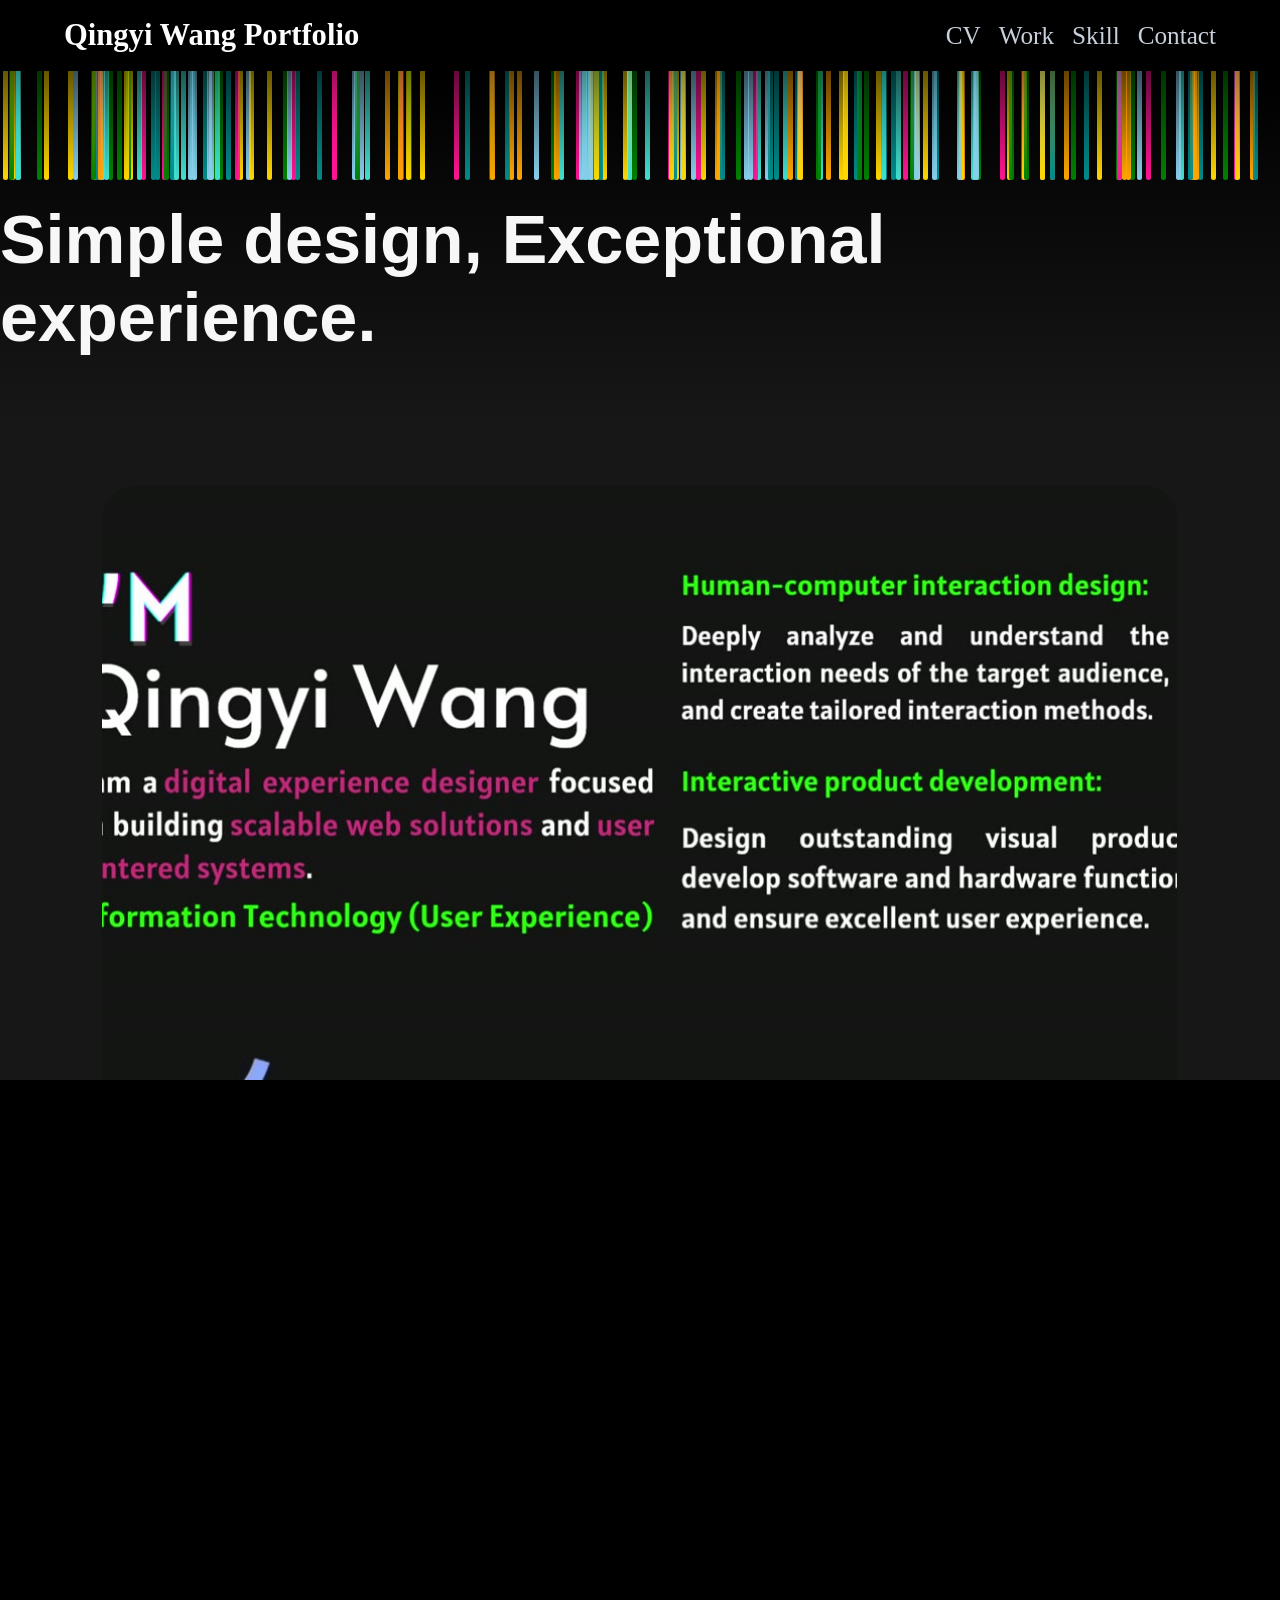
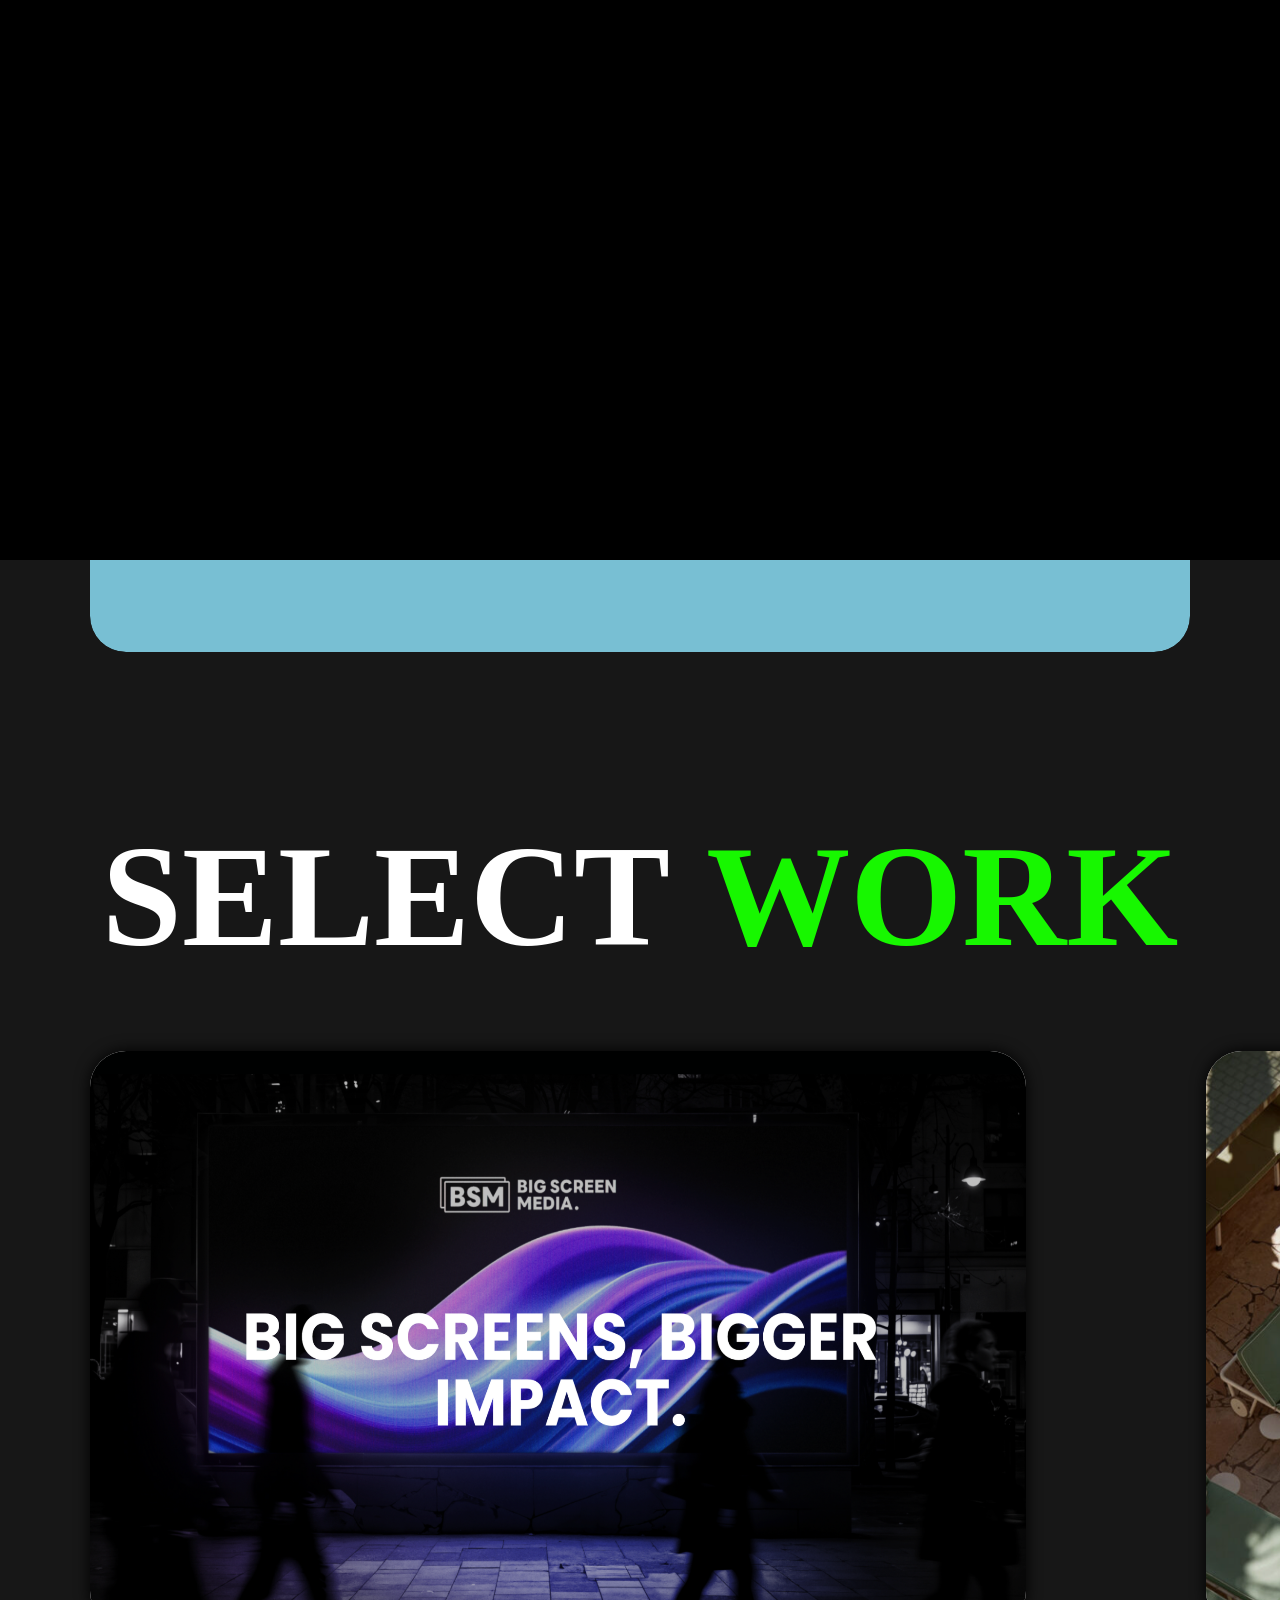
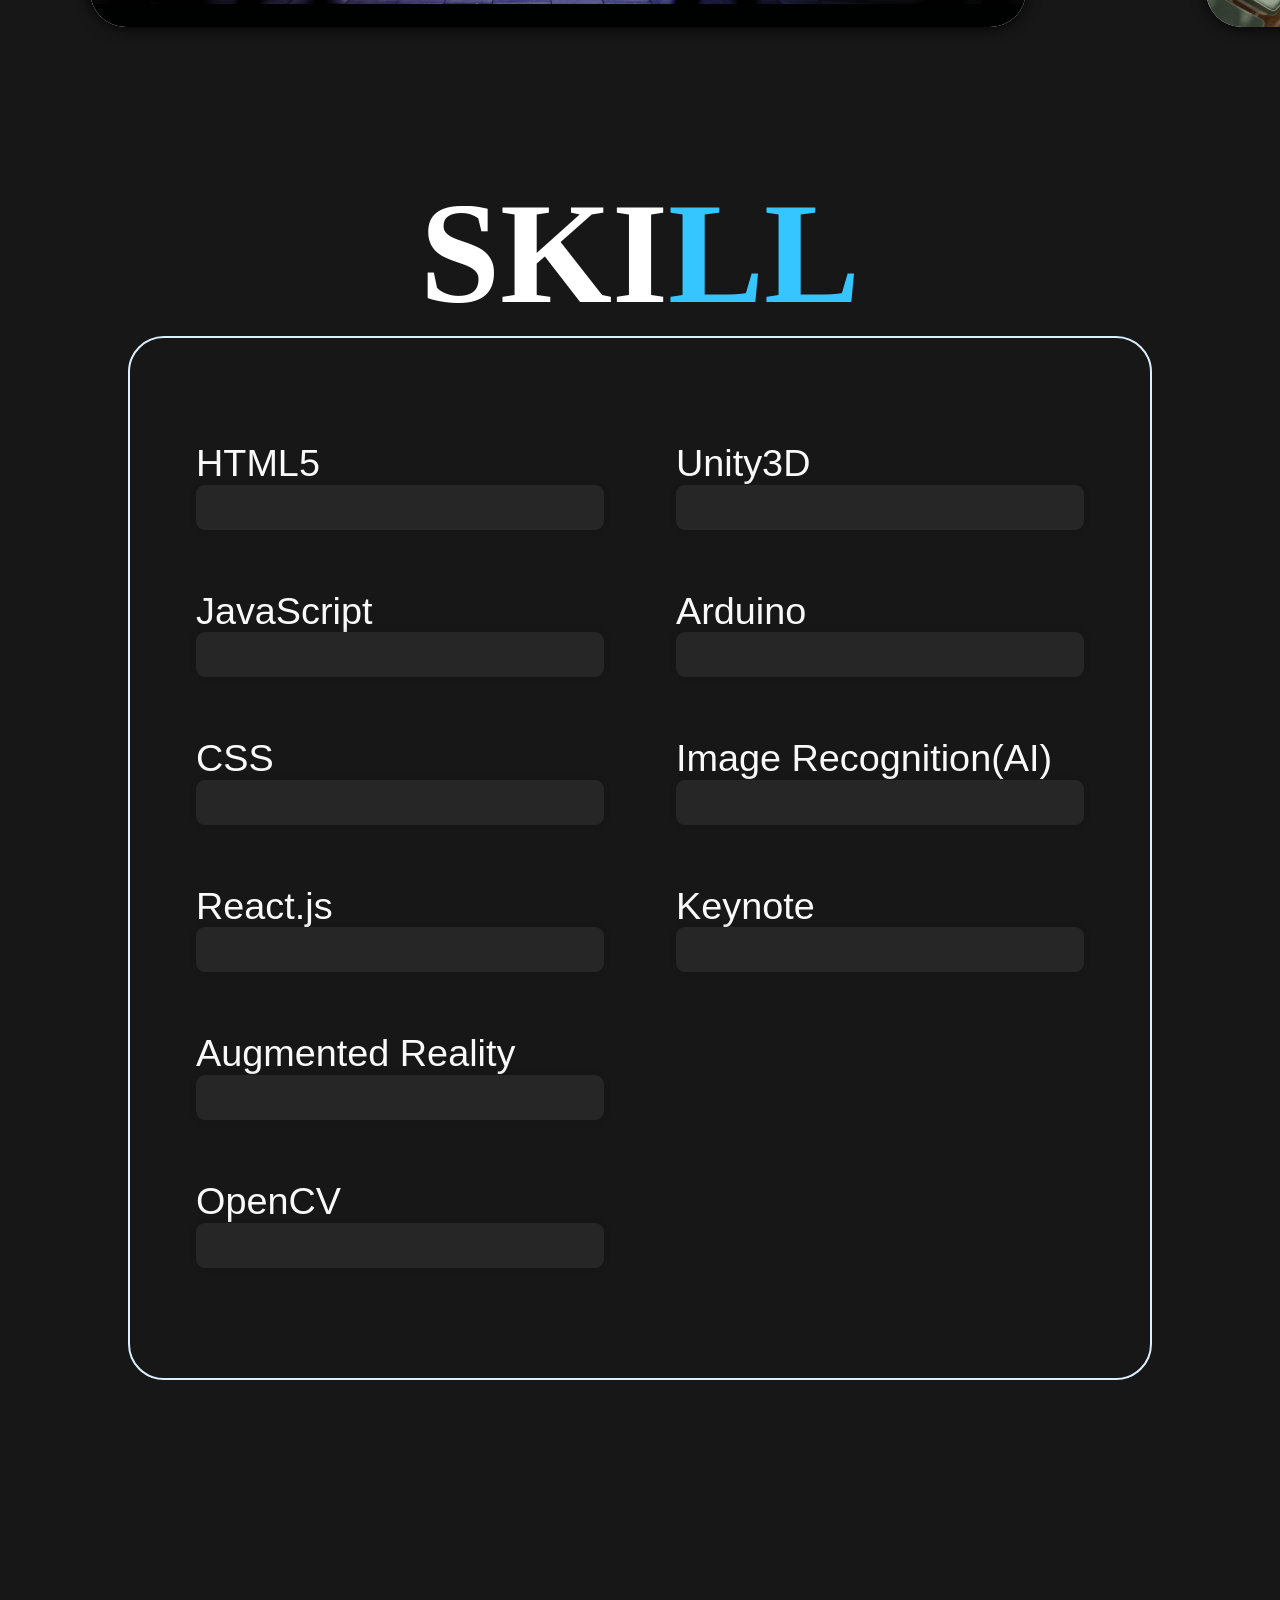
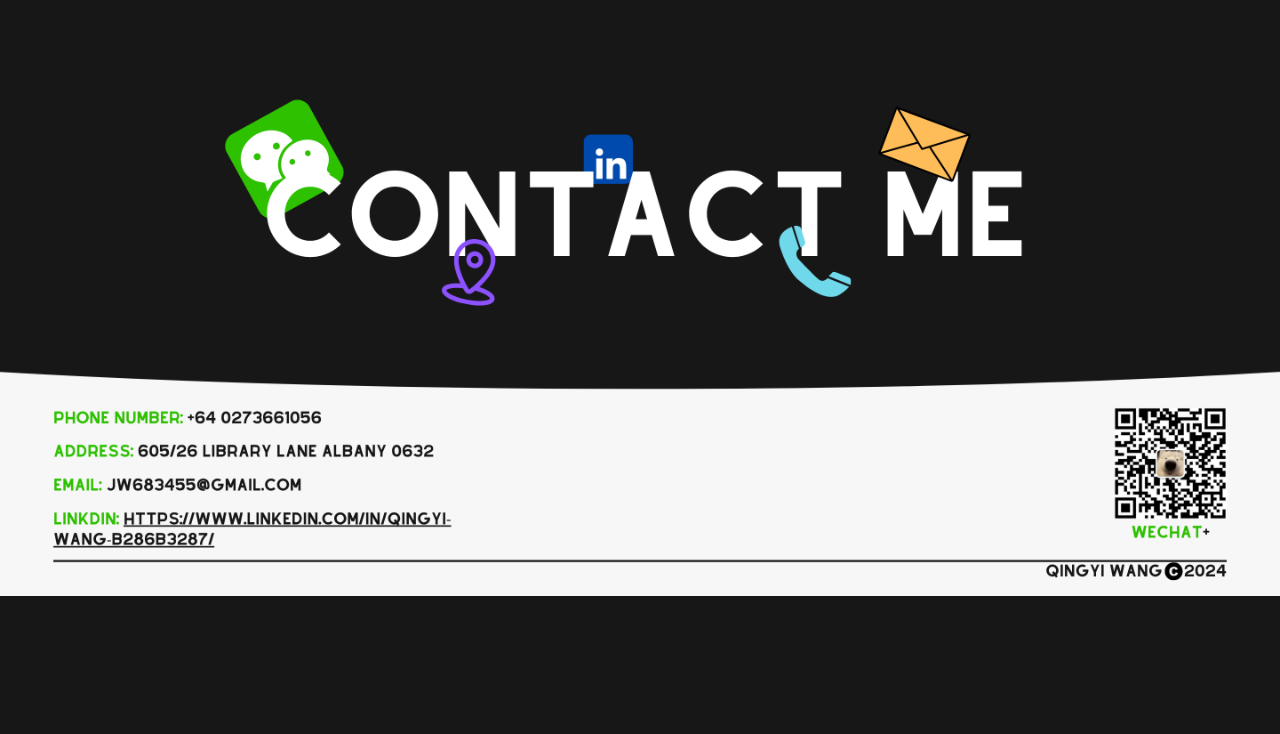
<file: index.html>
<!DOCTYPE html>
<html lang="en">

<head>
    <meta charset="UTF-8" />
    <meta name="viewport" content="width=device-width, initial-scale=1.0, viewport-fit=cover" />
    <title>Qingyi Wang | Web Developer &amp; Interactive Designer</title>
    <meta name="description" content="Qingyi Wang (qingyiwang) is a web developer and interactive media designer in Auckland, New Zealand. Explore websites, UI/UX and digital experiences." />
    <link rel="canonical" href="https://qingyiwang.com/" />
    <meta name="robots" content="index, follow, max-image-preview:large" />
    <meta name="author" content="Qingyi Wang" />
    <meta name="theme-color" content="#000000" />
    <link rel="icon" href="favicon.ico" sizes="any" />
    <link rel="icon" type="image/png" href="favicon-96.png" sizes="96x96" />
    <link rel="apple-touch-icon" href="apple-touch-icon.png" sizes="180x180" />
    <link rel="manifest" href="site.webmanifest" />
    <meta property="og:site_name" content="Qingyi Wang" />
    <meta property="og:locale" content="en_NZ" />
    <meta property="og:type" content="website" />
    <meta property="og:title" content="Qingyi Wang | Web Developer &amp; Interactive Designer" />
    <meta property="og:description" content="Qingyi Wang (qingyiwang) is a web developer and interactive media designer in Auckland, New Zealand. Explore websites, UI/UX and digital experiences." />
    <meta property="og:url" content="https://qingyiwang.com/" />
    <meta property="og:image" content="https://qingyiwang.com/social-card.jpg" />
    <meta property="og:image:width" content="1200" />
    <meta property="og:image:height" content="675" />
    <meta property="og:image:alt" content="Qingyi Wang in white script on a black background" />
    <meta name="twitter:card" content="summary_large_image" />
    <meta name="twitter:title" content="Qingyi Wang | Web Developer &amp; Interactive Designer" />
    <meta name="twitter:description" content="Qingyi Wang (qingyiwang) is a web developer and interactive media designer in Auckland, New Zealand. Explore websites, UI/UX and digital experiences." />
    <meta name="twitter:image" content="https://qingyiwang.com/social-card.jpg" />
    <meta name="twitter:image:alt" content="Qingyi Wang in white script on a black background" />
    <script type="application/ld+json">
{
  "@context": "https://schema.org",
  "@graph": [
    {
      "@type": "WebSite",
      "@id": "https://qingyiwang.com/#website",
      "url": "https://qingyiwang.com/",
      "name": "Qingyi Wang",
      "alternateName": [
        "QingyiWang",
        "qingyiwang"
      ],
      "inLanguage": "en-NZ",
      "publisher": {
        "@id": "https://qingyiwang.com/#person"
      }
    },
    {
      "@type": "ProfilePage",
      "@id": "https://qingyiwang.com/#profile",
      "url": "https://qingyiwang.com/",
      "name": "Qingyi Wang | Web Developer & Interactive Designer",
      "description": "Qingyi Wang (qingyiwang) is a web developer and interactive media designer in Auckland, New Zealand. Explore websites, UI/UX and digital experiences.",
      "isPartOf": {
        "@id": "https://qingyiwang.com/#website"
      },
      "mainEntity": {
        "@id": "https://qingyiwang.com/#person"
      }
    },
    {
      "@type": "Person",
      "@id": "https://qingyiwang.com/#person",
      "name": "Qingyi Wang",
      "alternateName": [
        "QingyiWang",
        "qingyiwang"
      ],
      "url": "https://qingyiwang.com/",
      "description": "Web developer and interactive media designer in Auckland, New Zealand. Creating websites, UI/UX and digital experiences.",
      "sameAs": [
        "https://www.linkedin.com/in/qingyi-wang-b286b3287/",
        "https://github.com/JW70228"
      ]
    }
  ]
}
    </script>
    <script>!function(s,a,e,v,n,t,z){if(s.saq)return;n=s.saq=function(){n.callMethod?n.callMethod.apply(n,arguments):n.queue.push(arguments)};if(!s._saq)s._saq=n;n.push=n;n.loaded=!0;n.version='1.0';n.queue=[];t=a.createElement(e);t.async=!0;t.src=v;z=a.getElementsByTagName(e)[0];z.parentNode.insertBefore(t,z)}(window,document,'script','https://tags.srv.stackadapt.com/events.js');saq('ts', 'r6Ps0e2aD90GM-GSg2OOkg');</script>
    <style>
        * {
            padding: 0;
            margin: 0;
            font-size: 2vmin;
            scroll-behavior: smooth;
            box-sizing: border-box;
        }

        div {
            display: flex;
            justify-content: center;
            align-items: center;
            /* user-select: none; */
        }

        body {
            display: flex;
            flex-direction: column;
            align-items: center;
            width: 100%;
            background-color: #171717;
            overflow-x: hidden;
        }

        .intro {
            display: flex;
            justify-content: center;
            align-items: center;
            position: fixed;
            inset: 0;
            width: 100vw;
            height: 100dvh;
            min-height: 100vh;
            background-color: #000;
            z-index: 100000001;
            animation: fadeOut 3s forwards;
            overflow: hidden;
        }

        .title {
            color: aliceblue;
            letter-spacing: 0.1em;
        }

        .title:after {
            content: "";
            position: absolute;
            top: 0;
            right: 0;
            width: 200%;
            height: 100%;
            background: linear-gradient(to right, transparent, #000,#171717);
            z-index: 3;
            animation: animate 2s linear forwards;
        }

        @keyframes animate {
            0% {
                right: 0;
            }

            100% {
                right: -200%;
            }
        }

        @keyframes fadeOut {
            0% {
                opacity: 1;
            }

            90% {
                opacity: 1;
            }

            100% {
                opacity: 0;
                visibility: hidden;
            }
        }

        .main-content {
            margin: 0;
            padding: 0;
            display: flex;
            flex-direction: column;
            align-items: center;
            width: 100%;
        }

        .main-content.visible {
            display: flex;
        }

        .navbar{
            width: 100%;
            background-color: black;
        }

        .container {
            margin: 1rem;
            width: 90%;
            margin-left: auto;
            margin-right: auto;
            display: flex;
            justify-content: space-between;
            align-items: center;
        }
        .brand {
            color: #ffffff; /* text-white */
            font-size: 1.7rem; /* text-lg */
            font-weight: 700; /* font-bold */
        }
        .nav-links {
            display: flex;
            gap: 1rem; /* space-x-4 */
        }
        .nav-link {
            font-weight: 530;
            font-size: 1.4rem;
            color: #c8d0dc; /* text-gray-300 */
            text-decoration: none;
            transition: 0.4s;
        }
        .nav-link:hover {
            color: #17f700; /* hover:text-white */
            transform: scale(1.09);
        }
        .section {
            padding: 2rem; /* p-8 */
        }
        .section-title {
            font-size: 1.875rem; /* text-3xl */
            font-weight: 700; /* font-bold */
        }

        .rainbow_text{
            background: rgba(0,0,0,0);
            font-family: sans-serif;
            font-size: 3.8rem;
            color: #f7f7f7;
            font-weight: 900;
            position: absolute;
        }

        .rainbow {
            background: rgb(0,0,0);
            background: linear-gradient(180deg, rgba(0,0,0,1) 0%, rgba(23,23,23,1) 85%);
            width: 100%;
			height: 23rem;
			position: relative;
            z-index: -1;
        }

        .drop {
			width: 5px;
			height: 10rem;
			position: absolute;
			border-radius: 0 0 5px 5px;
			animation: DropFall 5s linear infinite;
            z-index: -1;
		}

		@keyframes DropFall {
			from {
				transform: translateY(-180%);
			}

			to {
				transform: translateY(24rem);
			}
		}

        .my_self {
            z-index: 1;
            display: flex;
            width: 84%;
            height: 42rem;
            background-color: #171717;
            border-radius: 2rem;
            margin-bottom: 8rem;
            text-transform: uppercase;
        }

        .my_self-1{
            display: flex;
            /* border: #17f700;
            border-width: 0.15rem;
            border-style: solid; */
            z-index: 1;
            object-fit: cover;
            width: 100%;
            height: 42rem;
            border-radius: 2rem;
            transition: 0.3s ease;
        }

        .my_self-1:hover{
            transform: scale(1.07);
        }

        .skill {
            display: flex;
            border: #daf0fe;
            border-width: 0.15rem;
            border-style: solid;
            z-index: 1;
            width: 80%;
            height: 58rem;
            background-color: #171717;
            border-radius: 2rem;
            margin-bottom: 8rem;
        }

        .emptybox {
            border: solid;
            border: #171717;
            width: 86%;
            height: 39rem;
            border-radius: 2rem;
            margin-bottom: 9rem;
            cursor: pointer;
            transition: transform 0.3s ease, filter 0.3s ease; /* 添加 filter 过渡效果 */
            position: relative; /* 确保内部绝对定位的元素相对于这个盒子定位 */
            overflow: hidden; /* 隐藏超出部分的内容 */
        }

        .emptybox:hover {
        transform: scale(1.07);
        filter: brightness(1.05); /* 变暗到 65% */
        }

        .emptybox p {
            position: absolute; /* 绝对定位 */
            font-family: sans-serif;
            font-size: 5rem;
            color: #ffffff;
            font-weight: 900;
            text-transform: uppercase;
            z-index: 2;
            cursor: pointer;
            transition: opacity 0.3s ease, transform 0.3s ease;
            opacity: 0;
            text-shadow:
                -1px -1px 0 #000,
                 1px -1px 0 #000,
                -1px  1px 0 #000,
                 1px  1px 0 #000;
        }

        .emptybox:hover p {
            transform: scale(1.1);
            opacity: 1;
        }


        .emptybox-1{
            z-index: 1;
            object-fit: cover;
            width: 100%;
            height: 39rem;
            border-radius: 2rem;
        }


        .subject {
            font-size: 8rem;
            color: #ffffff;
            font-weight: 900;
            user-select: none;
        }

        .subject1 {
            margin-left: 2rem;
            font-size: 8rem;
            color: #17f700;
            font-weight: 900;
            user-select: none;
        }

        .subject-skill {
            font-size: 8rem;
            color: #36c6ff;
            font-weight: 900;
            user-select: none;
        }

        .scrollbox {
            position: relative;
            width: 100%;
            overflow-x: auto;
            overflow-y: hidden;
            cursor: grab;
            padding: 4rem 0 8rem 0;
            scrollbar-width: none;
            scroll-behavior: auto;
            -webkit-overflow-scrolling: touch;
            user-select: none;
            justify-content: flex-start;
            align-items: center;
            }


        .scrollbox::-webkit-scrollbar {
            display: none;
        }

        .scrollbox:active {
            cursor: grabbing;
        }


        .scrollbox_container {
            position: relative;
            justify-content: flex-start;
            align-items: center;
            height: auto;
            flex-shrink: 0;
            width: max-content;
            transition: none;
        }

        .scrollbox_container_card {
            cursor: pointer;
            box-shadow: 0 0 15px rgb(0, 0, 0);
            position: relative;
            width: 52rem;
            height: 32rem;
            background-color: #ffffff;
            border-radius: 2rem;
            margin-left: 5rem;
            margin-right: 5rem;
            flex-shrink: 0;
            overflow: hidden;
            transition: 0.3s ease;
        }

        .scrollbox_container_card:hover {
            transform: scale(1.06);
        }

        .scrollbox_container_card p {
            cursor: url('imgs/readmore.svg'),auto;
            position: absolute;
            font-family: sans-serif;
            font-size: 5rem;
            color: #17f700;
            font-weight: 900;
            text-transform: uppercase;
            transition: opacity 0.3s ease;
            opacity: 0;
            user-select: none;
            text-shadow:
                -1px -1px 0 #000,
                 1px -1px 0 #000,
                -1px  1px 0 #000,
                 1px  1px 0 #000;
        }

        .scrollbox_container_card p:hover {
            cursor: pointer;
            opacity: 1;
            user-select: none;
        }

        .footing {
            background-color: rgba(247, 247, 247, 0);
            text-align:justify;
            width: 100%;
            height: 45rem;
        }


        .loading {
            position: fixed;
            flex-direction: column;
            inset: 0;
            width: 100vw;
            height: 100%;
            min-height: 120vh;
            background-color: black;
            z-index: 100000000;
            transition: 1s ease;
        }

        .loading svg {
            width: 5rem;
            margin-bottom: 2rem;
            overflow: visible;
            transition: 0.3s ease;
        }

        .loading svg circle {
            fill: none;
            stroke: #ffffff;
            stroke-width: 12;
            stroke-dasharray: 160;
            stroke-dashoffset: 160;
            transform-origin: center;
            animation: circle_rotate 3s ease-in infinite;
        }

        @keyframes circle_rotate {
            0% {
                transform: rotate(0deg);
                stroke-dashoffset: 160;
            }

            100% {
                transform: rotate(360deg);
                stroke-dashoffset: -160;
            }
        }

        .loading p {
            font-family: sans-serif;
            font-size: 2rem;
            color: #ffffff;
            font-weight: 900;
            transition: 0.3s ease;
        }

        .loading_out {
            transform: translateY(100%);
        }

        .loading_out svg,
        .loading_out p {
            opacity: 0;
        }


        /* 技能条 */
        ul,
        li {
        margin: 0;
        padding: 0;
        user-select: none;
        }

        main {
        margin: 2rem;
        display: flex;
        height: 48rem;
        width: 40%;
        user-select: none;
        }

        ul {
        width: 100%;
        }

        li {
        line-height: 2;
        font-family: sans-serif;
        list-style: none;
        color: #f9f9f9;
        font-size: 2.1rem;
        margin-bottom: 4rem;
        position: relative;
        }

        li::before,
        li::after {
        content: "";
        display: block;
        height: 2.5rem;
        width: 100%;
        background-color: #262626;
        position: absolute;
        bottom: -28px;
        border-radius: 0.5rem;
        }

        li::before {
        box-shadow: 0 0 6px rgba(16, 16, 16, 0.2);
        }

        li::after {
        content: "";
        display: block;
        height: 2.5rem;
        width: 0; /* 初始宽度为0 */
        position: absolute;
        bottom: -28px;
        border-radius: 0.5rem;
        background-image: linear-gradient(90deg, #39c7ff, #28AADC);
        transition: width 1.2s ease-in-out; /* 添加过渡效果 */
        }

        li::after {
        animation-duration: 1.2s;
        animation-fill-mode: forwards;
        animation-timing-function: ease-in-out;
        }

        li.show.js::after {
        width: 70%; /* 当添加show类时，宽度为70% */
        }

        li.show.react::after {
        width: 85%; /* 当添加show类时，宽度为85% */
        }

        li.show.html5::after {
        width: 95%; /* 当添加show类时，宽度为95% */
        }

        li.show.css::after {
        width: 95%; /* 当添加show类时，宽度为95% */
        }

        li.show.AR::after {
        width: 80%; /* 当添加show类时，宽度为80% */
        }

        li.show.OPCV::after {
        width: 70%; /* 当添加show类时，宽度为70% */
        }

        li.show.D::after {
        width: 82%; /* 当添加show类时，宽度为82% */
        }

        li.show.ino::after {
        width: 92%; /* 当添加show类时，宽度为92% */
        }

        li.show.AI::after {
        width: 73%; /* 当添加show类时，宽度为73% */
        }

        li.show.KN::after {
        width: 95%; /* 当添加show类时，宽度为95% */
        }

        /* ino,ai,kn */

        .seo-hidden {
    position: absolute;
    left: -9999px;
    width: 1px;
    height: 1px;
    overflow: hidden;
}

    </style>
    <link rel="stylesheet" href="home.css" />
    <script src="home.js" defer></script>
</head>

<body>
<div class="intro">
        <h1 class="title">
            <picture><source media="(max-width: 600px) and (orientation: portrait)" srcset="qingyi_wang-mobile.png"><img src="imgs/qingyi_wang.png" width="100%" alt="Qingyi Wang" fetchpriority="high"></picture>
        </h1>
    </div>
    <div class="main-content">
        <nav class="navbar">
            <div class="container">
                <div class="brand">Qingyi Wang Portfolio</div>
                <div class="nav-links">
                    <a href="#CV" class="nav-link">CV</a>
                    <a href="#work" class="nav-link">Work</a>
                    <a href="#skill" class="nav-link">Skill</a>
                    <a href="#Contact" class="nav-link">Contact</a>
                </div>
            </div>
        </nav>
        <div class="loading loading_out" aria-hidden="true">
            <svg viewbox='0 0 50 50'>
                <circle r='25' cx='25' cy='25'></circle>
            </svg>
            <p>LOADING</p>
        </div>
        <div class="rainbow"><div class="rainbow_text">Simple design, Exceptional experience.</div></div>
        <div class="my_self"><video id="myVideo" loop muted playsinline preload="metadata" poster="myself-poster.jpg" width="100%" height="100%" class="my_self-1"><source src="imgs/myself.mp4" type="video/mp4"></video></div>
        <div class="subject"><section id="CV"></section></div>
        <div class="subject" >Curriculum<div class="subject1"> Vitae</div></div>
        <div onclick="loading.in('./CV.html')" class="emptybox" role="link" tabindex="0"><p>READ MORE</p><video loop muted playsinline preload="none" poster="cv-poster.jpg" width="100%" height="100%" class="emptybox-1"><source data-src="imgs/cv3.mp4" type="video/mp4"></video></div>
        <div class="subject"><section id="work"></section></div>
        <div class="subject">SELECT <div class="subject1"> WORK</div></div>
        <div class="scrollbox">
            <div class="scrollbox_container">
<div class="scrollbox_container_card" onclick="window.open('https://www.bigscreenmedia.co.nz/')" role="link" tabindex="0">
    <p>READ MORE</p>
    <img src="imgs/bsmlogo.png" alt="Big Screen Media" loading="lazy" decoding="async" width="100%" height="100%">
</div>

<div class="scrollbox_container_card" onclick="window.open('https://thecalilehotel.com/?utm_source=googleplaces&utm_medium=organic&utm_campaign=the-calile&utm_term=plcid_5909816758766354176')" role="link" tabindex="0">
    <p>READ MORE</p>
    <img src="imgs/calile.png" alt="The Calile Hotel" loading="lazy" decoding="async" width="100%" height="100%">
</div>

<div class="scrollbox_container_card" onclick="window.open('https://lotauto.com.au/index')" role="link" tabindex="0">
    <p>READ MORE</p>
    <img src="imgs/lot auto.png" alt="Lot Auto" loading="lazy" decoding="async" width="100%" height="100%">
</div>

<div class="scrollbox_container_card" onclick="window.open('https://happyhomestay.co.nz/en/')" role="link" tabindex="0">
    <p>READ MORE</p>
    <img src="imgs/homestay.png" alt="Happy Homestay" loading="lazy" decoding="async" width="100%" height="100%">
</div>

<div class="scrollbox_container_card" onclick="window.open('https://mightywiser.com/')" role="link" tabindex="0">
    <p>READ MORE</p>
    <img src="imgs/mitlogo.png" alt="Mighty Wiser" loading="lazy" decoding="async" width="100%" height="100%">
</div>
<div class="scrollbox_container_card" onclick="window.open('./mingcafe.html', '_blank')" role="link" tabindex="0">
    <p>READ MORE</p>
    <img src="imgs/mingcafe-cover.png" alt="Ming Café loyalty app" loading="lazy" decoding="async" width="100%" height="100%">
</div>
                <div class="scrollbox_container_card" onclick="window.open('https://ixd-exhibit.uqcloud.net/archive/2024/teams/team-17/')" role="link" tabindex="0">
                    <p>READ MORE</p>
                    <img src="imgs/art table.gif" alt="Art Table interactive installation" loading="lazy" decoding="async" width="100%" height="100%">
                    <!-- <img class="scc_city scc_city1" src="imgs/city.svg">
                    <img class="scc_truck scc_truck1" src="imgs/truck.svg"> -->
                </div>
                <div class="scrollbox_container_card" onclick="loading.in('./ELDOME.html')" role="link" tabindex="0">
                    <p>READ MORE</p>
                    <video loop muted playsinline preload="none" poster="imgs/ELDOME.png" width="100%" height="100%"><source data-src="imgs/4.mp4" type="video/mp4"></video>
                </div>
                <div class="scrollbox_container_card" onclick="loading.in('./ChuBang.html')" role="link" tabindex="0">
                    <p>READ MORE</p>
                    <img src="imgs/chubanglogo123.png" alt="ChuBang" loading="lazy" decoding="async" width="100%" height="100%">
                    <!-- <img class="scc_city scc_city3" src="imgs/city.svg">
                    <img class="scc_truck scc_truck3" src="imgs/truck.svg"> -->
                </div>
            </div>
        </div>
        <div class="subject"><section id="skill"></section></div>
        <div class="subject">SKI<div class="subject-skill">LL</div></div>
        <div class="skill">
            <main>
                <ul>
                  <li class="html5">HTML5</li>
                  <li class="js">JavaScript</li>
                  <li class="css">CSS</li>
                  <li class="react">React.js</li>
                  <li class="AR">Augmented Reality</li>
                  <li class="OPCV">OpenCV</li>
                </ul>
              </main>
              <main>
                <ul>
                  <li class="D">Unity3D</li>
                  <li class="ino">Arduino</li>
                  <li class="AI">Image Recognition(AI)</li>
                  <li class="KN">Keynote</li>
                </ul>
              </main>
        </div>
        <div class="subject"><section id="Contact"></section></div>
        <div class="footing">
            <div><img src="imgs/CONTACT ME.png" alt="Qingyi Wang contact details and WeChat QR code" loading="lazy" decoding="async" width="100%" height="100%"></div>
        </div>
    </div>
</body>
</html>
</file>
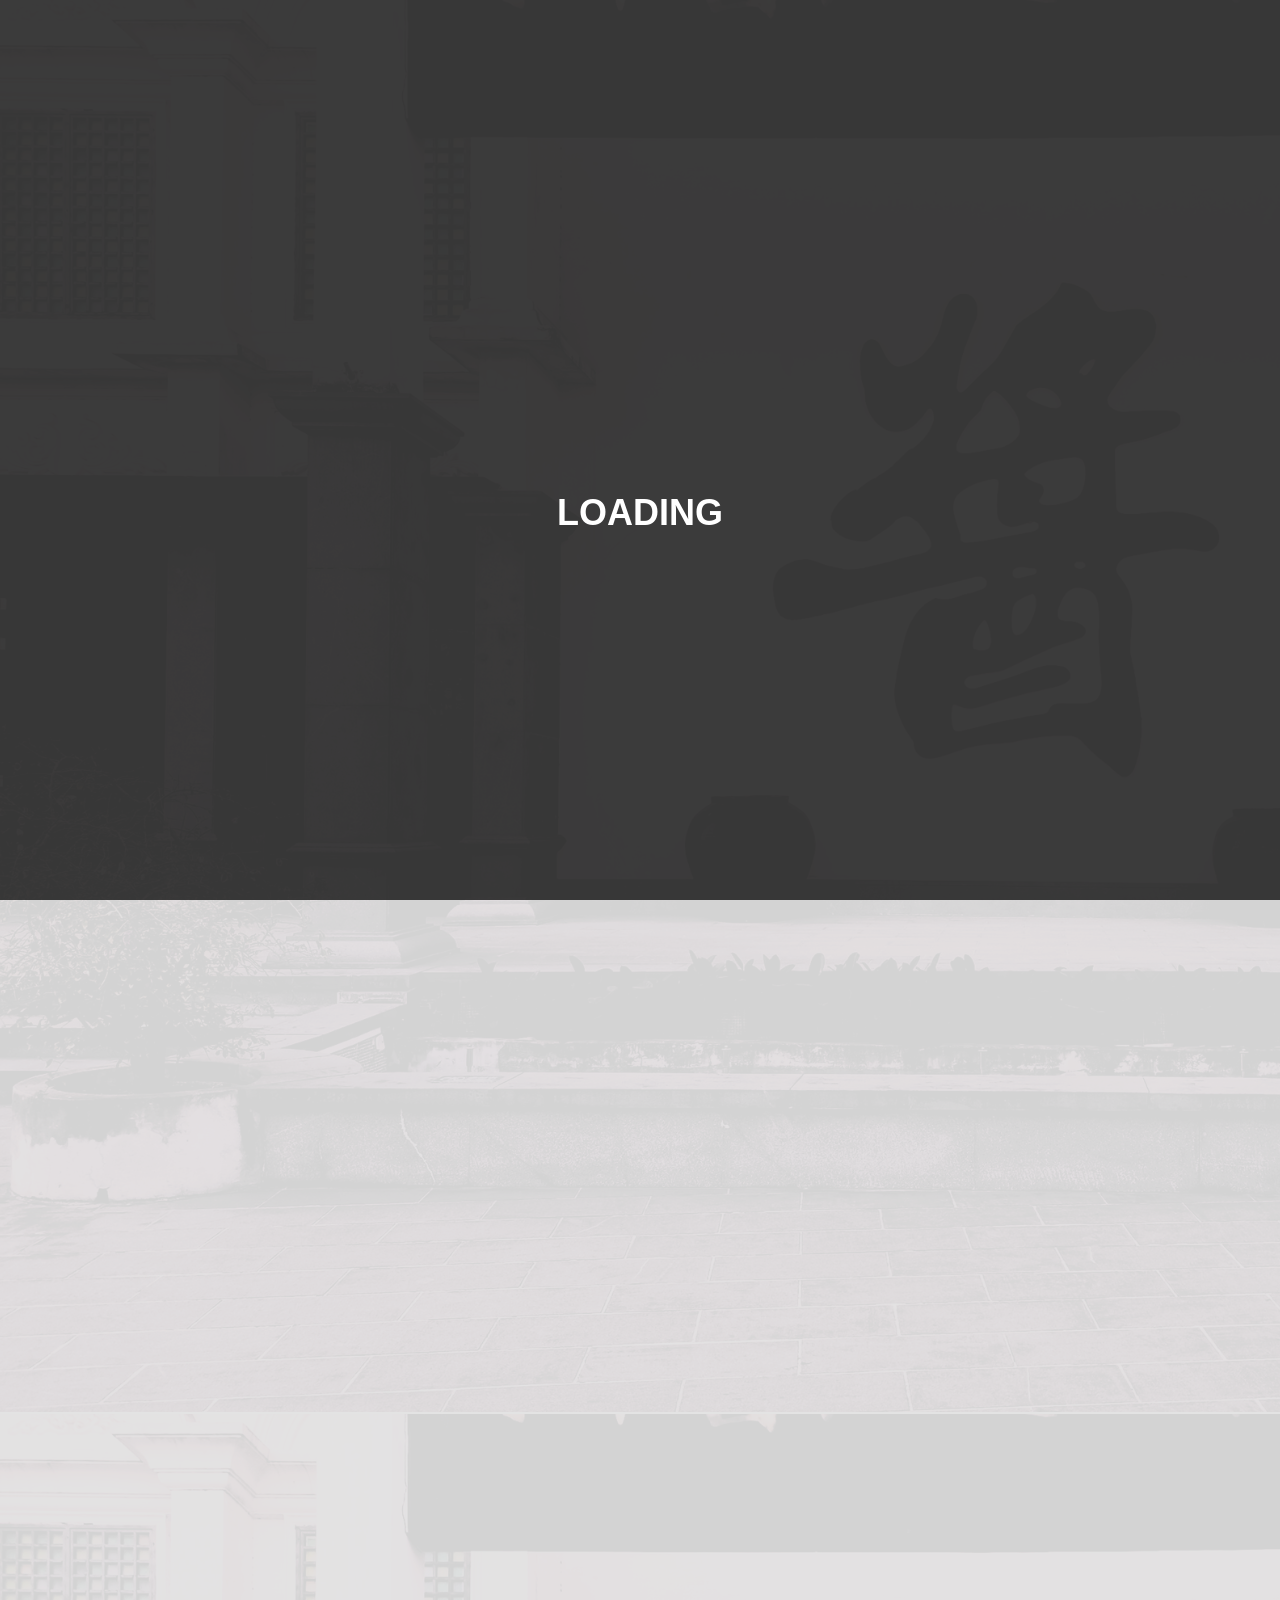
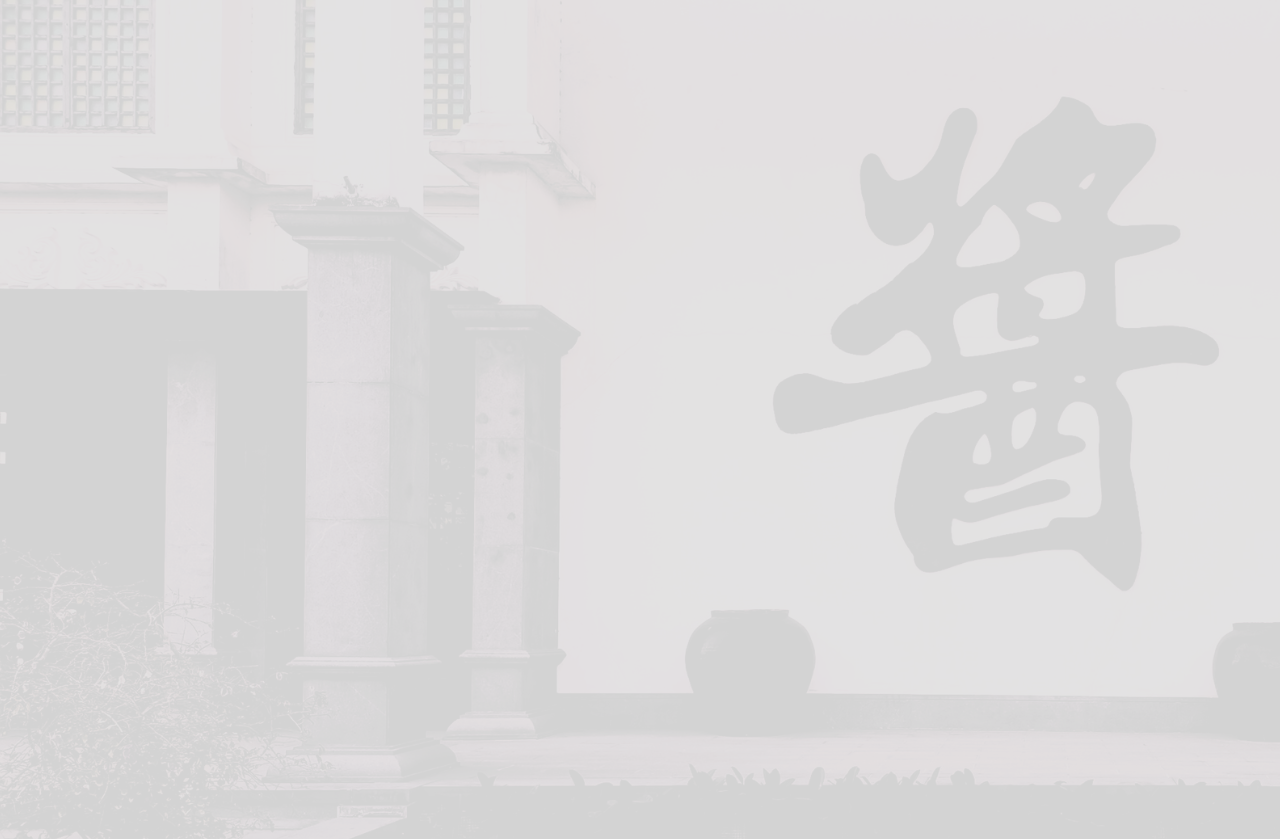
<file: ChuBang.html>
<!DOCTYPE html>
<html lang="en">

<head>
    <meta charset="UTF-8" />
    <meta name="viewport" content="width=device-width, initial-scale=1.0, viewport-fit=cover" />
    <title>ChuBang Interactive Exhibition | Qingyi Wang</title>
    <meta name="description" content="Qingyi Wang’s work on the Chubang Soy Sauce Research and Learning Center: game logic, multimedia interactions and interactive equipment design." />
    <link rel="canonical" href="https://qingyiwang.com/ChuBang.html" />
    <meta name="robots" content="index, follow, max-image-preview:large" />
    <meta name="author" content="Qingyi Wang" />
    <meta name="theme-color" content="#000000" />
    <link rel="icon" href="favicon.ico" sizes="any" />
    <link rel="icon" type="image/png" href="favicon-96.png" sizes="96x96" />
    <link rel="apple-touch-icon" href="apple-touch-icon.png" sizes="180x180" />
    <link rel="manifest" href="site.webmanifest" />
    <meta property="og:site_name" content="Qingyi Wang" />
    <meta property="og:locale" content="en_NZ" />
    <meta property="og:type" content="website" />
    <meta property="og:title" content="ChuBang Interactive Exhibition | Qingyi Wang" />
    <meta property="og:description" content="Qingyi Wang’s work on the Chubang Soy Sauce Research and Learning Center: game logic, multimedia interactions and interactive equipment design." />
    <meta property="og:url" content="https://qingyiwang.com/ChuBang.html" />
    <meta property="og:image" content="https://qingyiwang.com/social-card.jpg" />
    <meta property="og:image:width" content="1200" />
    <meta property="og:image:height" content="675" />
    <meta property="og:image:alt" content="Qingyi Wang in white script on a black background" />
    <meta name="twitter:card" content="summary_large_image" />
    <meta name="twitter:title" content="ChuBang Interactive Exhibition | Qingyi Wang" />
    <meta name="twitter:description" content="Qingyi Wang’s work on the Chubang Soy Sauce Research and Learning Center: game logic, multimedia interactions and interactive equipment design." />
    <meta name="twitter:image" content="https://qingyiwang.com/social-card.jpg" />
    <meta name="twitter:image:alt" content="Qingyi Wang in white script on a black background" />

<link rel="preload" as="image" href="imgs/chubangbg.png">
<link rel="preload" as="image" href="imgs/chubangnav.png">
<link rel="preload" as="image" href="imgs/chubanglogo.png">
<link rel="preload" as="image" href="imgs/chubanglogo.svg">
<style>
    * {
      padding: 0;
      margin: 0;
      font-size: 2vmin;
      user-select: none;
    }

    div {
      display: flex;
      justify-content: center;
      align-items: center;
      transition: 0.3s ease;
    }

    div:hover {
      transform: scale(1.05);
    }

    body {
      background-image: url('imgs/chubangbg.png');
      flex-direction: column;
      align-items: center;
      display: flex;
      justify-content: center;
      width: 100%;
      background-color: #000000;
      overflow-x: hidden;
    }

    /* ============ Loader：改为淡出，避免露出纯背景 ============ */
    .loading {
      background-image: url('imgs/chubangloading.png');
      position: fixed;
      flex-direction: column;
      top: 0;
      left: 0;
      width: 100%;
      height: 100vh;
      background-color: black;
      z-index: 100000000;
      transition: opacity .6s ease;
      opacity: 1;
    }

    .loading.fade {
      opacity: 0;
      pointer-events: none;
    }

    .loading svg {
      width: 5rem;
      margin-bottom: 2rem;
      overflow: visible;
      transition: 0.3s ease;
    }

    .loading svg circle {
      fill: none;
      stroke: #ffffff;
      stroke-width: 12;
      stroke-dasharray: 160;
      stroke-dashoffset: 160;
      transform-origin: center;
      animation: circle_rotate 3s ease-in infinite;
    }

    @keyframes circle_rotate {
      0% { transform: rotate(0deg); stroke-dashoffset: 160; }
      100% { transform: rotate(360deg); stroke-dashoffset: -160; }
    }

    .loading p {
      font-family: sans-serif;
      font-size: 2rem;
      color: #ffffff;
      font-weight: 900;
      transition: 0.3s ease;
    }

    /* ============ Navbar ============ */
    .navbar {
      background-image: url('imgs/chubangnav.png');
      width: 100%;
      opacity: 0.96;
      position: fixed;
      top: 0;
      left: 0;
      z-index: 1000;
    }

    .container {
      width: 90%;
      margin: 1rem;
      display: flex;
      justify-content: space-between;
      align-items: center;
    }

    .brand {
      width: 4.3%;
      height: 2.5%;
      margin-left: 5rem;
      color: #ffffff;
      font-size: 1.5rem;
      font-weight: 700;
    }

    .nav-links { display: flex; gap: 1rem; }

    .nav-link {
      margin-right: 4rem;
      font-weight: 900;
      font-size: 1.8rem;
      cursor: pointer;
      color: #400b0b;
      text-decoration: none;
    }

    .nav-link:hover { transition: 0.5s; color: #ff1b1b; }

    .section { padding: 2rem; margin-top: 4rem; }
    .section-title { font-size: 1.875rem; font-weight: 700; }

    /* ============ 首屏内容：先隐藏，准备好后淡入 ============ */
    .main_logo,
    .text-1,
    .text-2,
    .text-3 {
      opacity: 0;
      transform: translateY(10px);
      transition: opacity .6s ease, transform .6s ease;
    }

    body.reveal .main_logo,
    body.reveal .text-1,
    body.reveal .text-2,
    body.reveal .text-3 {
      opacity: 1;
      transform: none;
    }

    .main_logo {
      margin-top: 6rem;
      display: flex;
      width: 84%;
      height: 40rem;
      margin-bottom: 2rem;
      justify-content: center;
    }

    .main_logo-1 {
      object-fit: cover;
      display: flex;
      width: 100%;
      height: 100%;
    }

    .text-1 {
      margin-top: 1rem;
      z-index: 1;
      display: flex;
      width: 84%;
      height: 10rem;
      background-color: #ffffff00;
      margin-bottom: 3rem;
      flex-direction: column;
      align-items: flex-start;
      justify-content: flex-start;
    }

    .text-1 h1 {
      font-family: sans-serif;
      font-size: 5rem;
      color: #000000;
      font-weight: 900;
    }

    .text-1 h2 {
      font-family: sans-serif;
      font-size: 3rem;
      color: #303030;
      font-weight: 600;
    }

    .text-2 {
      margin-left: 25rem;
      margin-top: 1rem;
      z-index: 1;
      display: flex;
      width: 50rem;
      height: 24rem;
      background-color: #ffffff00;
      align-items: flex-start;
      justify-content: flex-start;
      flex-direction: column;
      margin-bottom: 2rem;
    }

    .text-2 h1 {
      margin-bottom: 1rem;
      font-family: sans-serif;
      font-size: 1.5rem;
      color: #000000;
      font-weight: 900;
    }

    .text-2 h2 {
      margin-bottom: 0.2rem;
      font-family: sans-serif;
      font-size: 1.3rem;
      color: #000000;
      font-weight: 900;
    }

    .text-2 p {
      font-family: sans-serif;
      font-size: 1.3rem;
      color: #000000;
      font-weight: 350;
    }

    .main_infro {
      margin-top: 3rem;
      z-index: 1;
      display: flex;
      width: 48%;
      height: 67.2%;
      background-color: #171717;
      margin-bottom: 2rem;
      text-transform: uppercase;
    }

    .main_infro-1 {
      display: flex;
      z-index: 1;
      width: 100%;
      height: 100%;
    }

    .text-3 {
      margin-top: 1rem;
      z-index: 1;
      display: flex;
      width: 80%;
      height: 50%;
      background-color: #ffffff00;
      margin-bottom: 8rem;
      flex-direction: column;
      align-items: flex-start;
      justify-content: center;
    }

    /* iframe 外容器样式保持不变 */
    .canva-wrap {
      position: relative;
      width: 100%;
      height: 0;
      padding-top: 61.5112%;
      padding-bottom: 0;
      box-shadow: 0 2px 8px 0 rgba(63,69,81,0.16);
      margin-top: 1.6em;
      margin-bottom: 0.9em;
      overflow: hidden;
      border-radius: 8px;
      will-change: transform;
    }

    .canva-embed {
      position: absolute; width: 100%; height: 100%;
      top: 0; left: 0; border: none; padding: 0; margin: 0;
    }
  </style>
  <link rel="stylesheet" href="detail.css">
</head>

<body class="project-page chubang-page">
  <!-- Loader -->
  <div class="loading">
    <svg viewbox="0 0 50 50">
      <circle r="25" cx="25" cy="25"></circle>
    </svg>
    <p>LOADING</p>
  </div>

  <!-- Navbar -->
  <nav class="navbar">
    <div class="container">
      <div class="brand">
        <img id="logo2" src="imgs/chubanglogo.png" width="100%" height="120%" alt="ChuBang Logo">
      </div>
      <div class="nav-links">
        <a href="./index.html" onclick="event.preventDefault(); loading.in('./index.html')" class="nav-link">BACK HOME</a>
      </div>
    </div>
  </nav>

  <!-- 主视觉 -->
  <div class="main_logo">
    <img src="imgs/chubanglogo.svg" width="100%" height="100%" class="main_logo-1" alt="ChuBang Main Logo">
  </div>

  <div class="text-1">
    <h1>Chubang Soy Sauce</h1>
    <h2>Research and Learning Center: 2024.05 - 2024.07</h2>
  </div>

  <div class="text-2">
    <h1>Project Overview</h1>
    <p>Participated in the design project for the Chubang Soy Sauce Research and Learning Center, primarily responsible
      for the design and technical support of the human-computer interaction section according to the budget and requirements.</p>
    <h1>Personal Contributions:</h1>
    <h2>Software Design</h2>
    <p>Designed the game logic for the exhibition hall's game area to cater to different target audiences. Created multimedia
      area interactions using 3D holographic imaging.</p>
    <h2>Hardware Design</h2>
    <p>Developed interactive equipment for the multimedia area to engage with the target audience through immersive technology.</p>
  </div>

  <div class="text-3">
    <div class="canva-wrap">
      <iframe class="canva-embed" id="canvaFrame" loading="lazy" title="ChuBang project presentation"
        src="https://www.canva.com/design/DAGLX3RQU_s/Vl6aB_zekIqHlfAS3QX9pw/view?embed"
        allowfullscreen="allowfullscreen" allow="fullscreen"></iframe>
    </div>
  </div>

  <script>
    const loading = {
      container: document.querySelector(".loading"),
      in(target) {
        this.container.classList.remove("fade");
        setTimeout(() => { window.location.href = target; }, 1000);
      },
      fadeOut() {
        this.container.classList.add("fade");
      }
    };

    // 等关键图片 decode & 等 iframe load（或超时兜底），再显示正文并淡出 loader
    async function readyForFirstPaint() {
      // 图片 decode
      const imgPromises = [...document.images].map(img =>
        (img.complete ? Promise.resolve() : img.decode().catch(() => {}))
      );

      // Canva iframe 可能较慢：等待 load 或最多 2500ms 兜底
      const iframe = document.getElementById('canvaFrame');
      const iframeReady = new Promise(resolve => {
        let done = false;
        const finish = () => { if (!done) { done = true; resolve(); } };
        iframe.addEventListener('load', finish, { once: true });
        setTimeout(finish, 2500);
      });

      await Promise.allSettled([...imgPromises, iframeReady]);

      // 再给浏览器 1 帧用于合成
      await new Promise(r => requestAnimationFrame(() => requestAnimationFrame(r)));
    }

    window.addEventListener('DOMContentLoaded', async () => {
      await Promise.race([readyForFirstPaint(), new Promise(resolve => setTimeout(resolve, 1800))]);
      document.body.classList.add('reveal');  // 正文淡入
      loading.fadeOut();                      // Loader 淡出
    });
  </script>
</body>
</html>
</file>
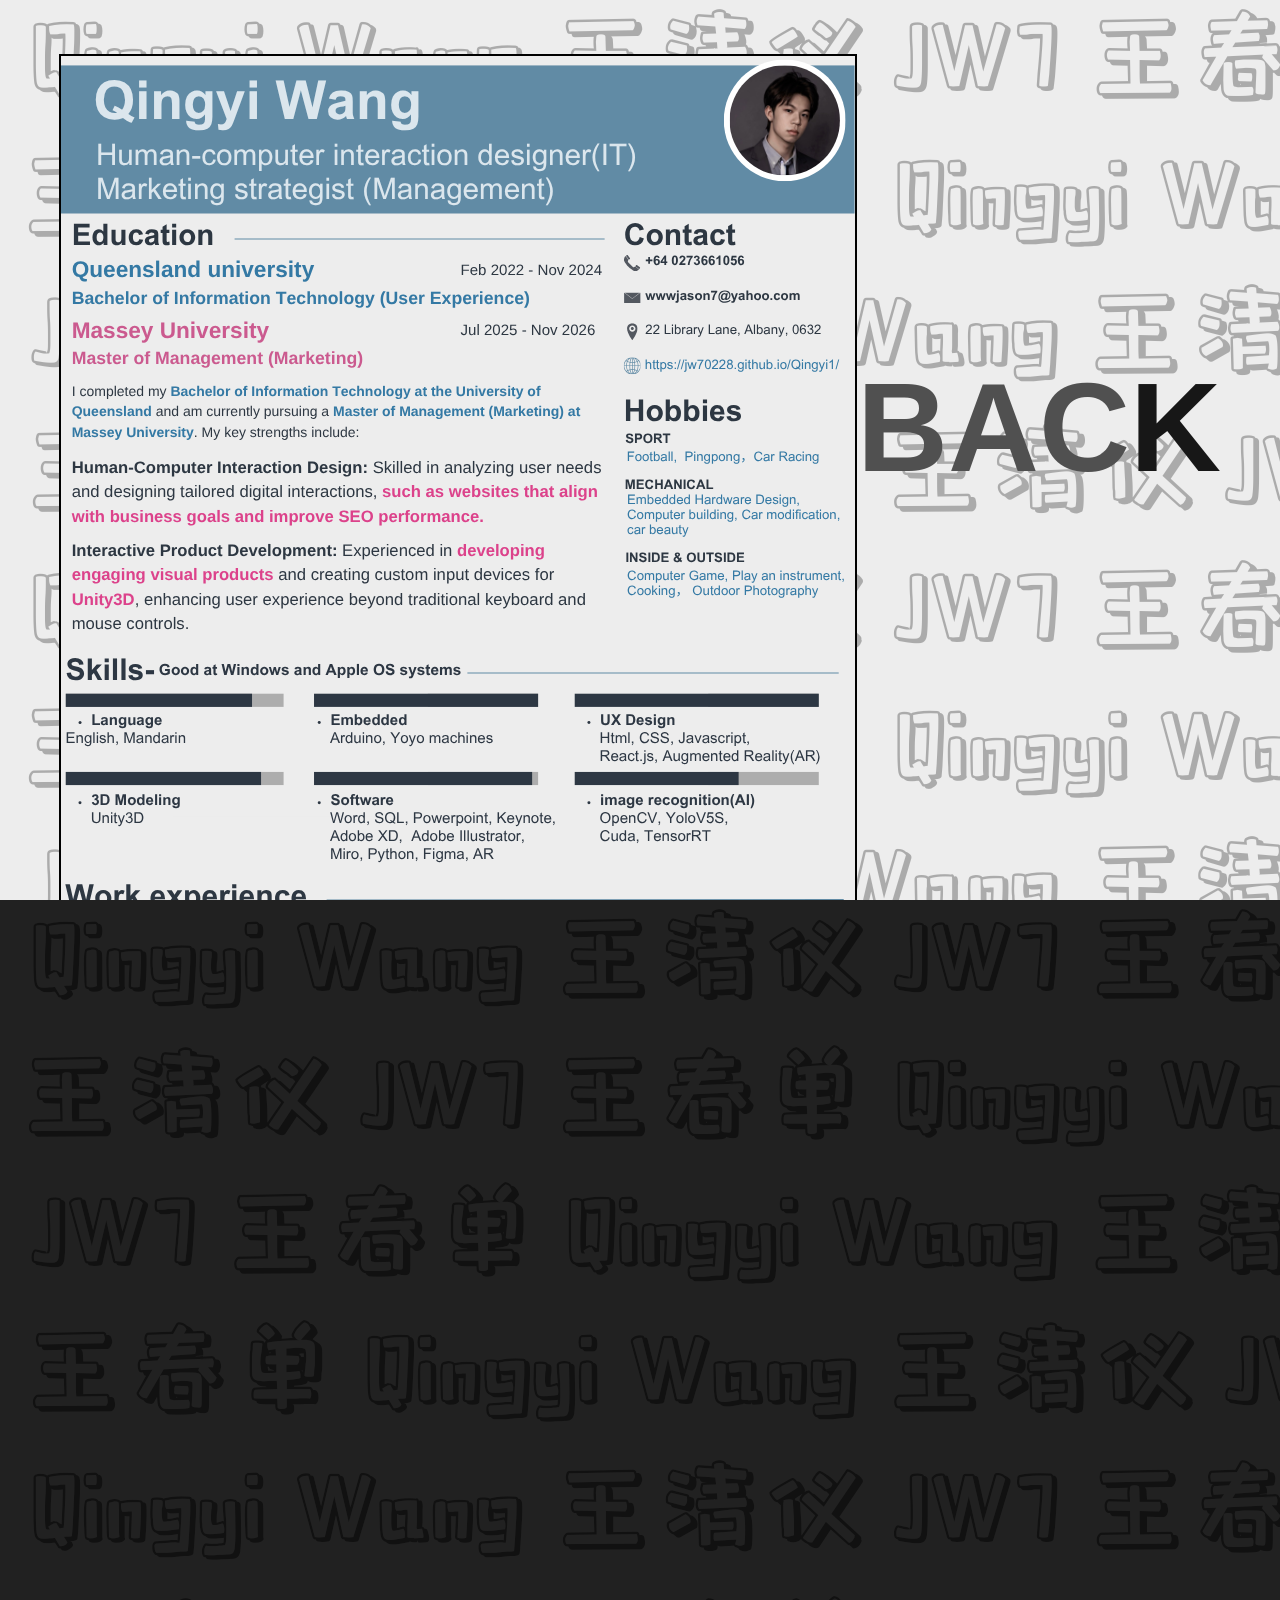
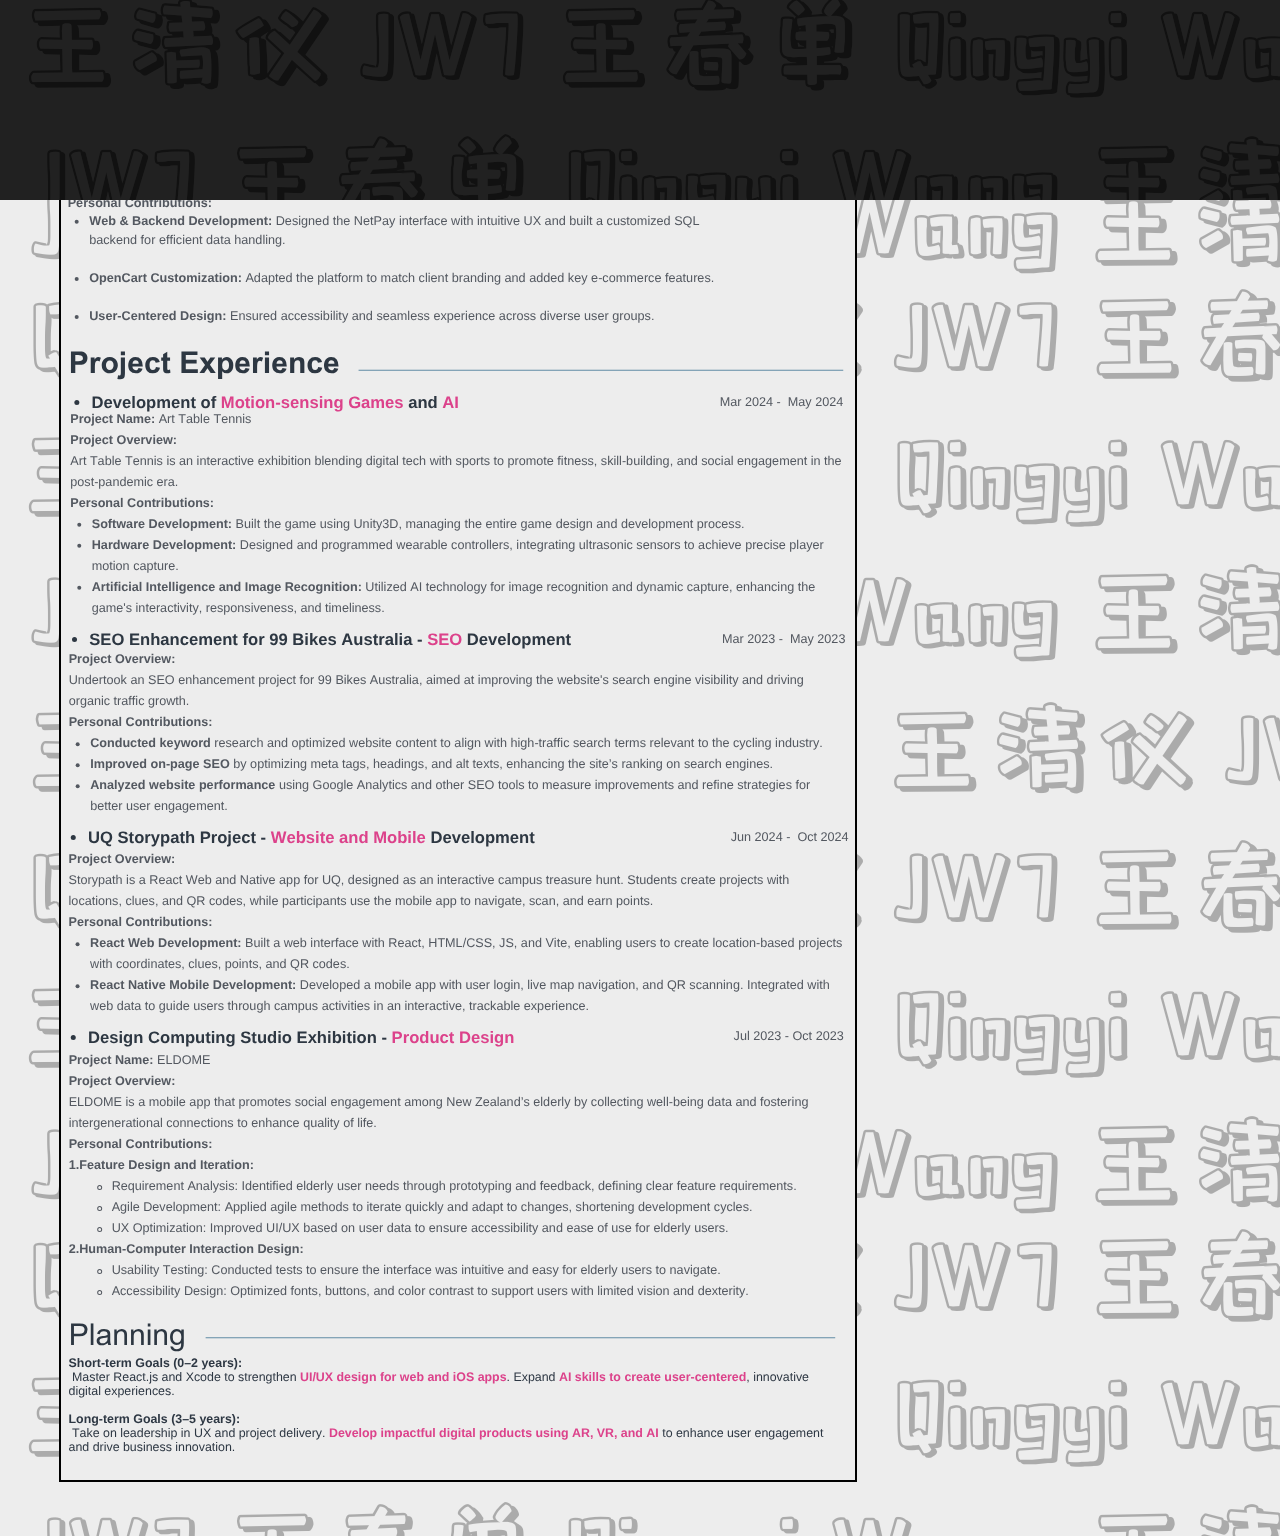
<file: CV.html>
<!DOCTYPE html>
<html lang="en">

<head>
    <meta charset="UTF-8" />
    <meta name="viewport" content="width=device-width, initial-scale=1.0, viewport-fit=cover" />
    <title>CV &amp; Experience | Qingyi Wang</title>
    <meta name="description" content="Explore Qingyi Wang’s education, skills and experience in web development, UX design, digital optimization and interactive product design." />
    <link rel="canonical" href="https://qingyiwang.com/CV.html" />
    <meta name="robots" content="index, follow, max-image-preview:large" />
    <meta name="author" content="Qingyi Wang" />
    <meta name="theme-color" content="#000000" />
    <link rel="icon" href="favicon.ico" sizes="any" />
    <link rel="icon" type="image/png" href="favicon-96.png" sizes="96x96" />
    <link rel="apple-touch-icon" href="apple-touch-icon.png" sizes="180x180" />
    <link rel="manifest" href="site.webmanifest" />
    <meta property="og:site_name" content="Qingyi Wang" />
    <meta property="og:locale" content="en_NZ" />
    <meta property="og:type" content="website" />
    <meta property="og:title" content="CV &amp; Experience | Qingyi Wang" />
    <meta property="og:description" content="Explore Qingyi Wang’s education, skills and experience in web development, UX design, digital optimization and interactive product design." />
    <meta property="og:url" content="https://qingyiwang.com/CV.html" />
    <meta property="og:image" content="https://qingyiwang.com/social-card.jpg" />
    <meta property="og:image:width" content="1200" />
    <meta property="og:image:height" content="675" />
    <meta property="og:image:alt" content="Qingyi Wang in white script on a black background" />
    <meta name="twitter:card" content="summary_large_image" />
    <meta name="twitter:title" content="CV &amp; Experience | Qingyi Wang" />
    <meta name="twitter:description" content="Explore Qingyi Wang’s education, skills and experience in web development, UX design, digital optimization and interactive product design." />
    <meta name="twitter:image" content="https://qingyiwang.com/social-card.jpg" />
    <meta name="twitter:image:alt" content="Qingyi Wang in white script on a black background" />


<style>
        * {
            padding: 0;
            margin: 0;
            font-size: 2vmin;
        }

        div {
            display: flex;
            justify-content: center;
            align-items: center;
        }

        body {
            display: flex;
            justify-content: center;
            align-items: center;
            width: 100%;
            background-color: #EDEDED;
            background-image: url('imgs/CVbg.png');
            min-height: 2000px; /* 使页面有滚动条 */
        }

        .cv {
            border: #000000;
            border-width: 0.15rem;
            border-style: solid;
            opacity: 1;
            transform: translateY(90px);
            transition: transform 0.4s ease;
            user-select: none;
            margin-bottom: 3rem;
            margin-top: 3rem;
        }

        .cv.show {
            opacity: 1;
            transform: translateY(0);
        }

        .title {
            font-family: sans-serif;
            font-size: 7rem;
            color: #505050;
            font-weight: 900;
            cursor: pointer;
            opacity: 0;
            transform: translateY(20px);
            transition: opacity 0.2s ease, transform 0.6s ease;
            user-select: none;
            transition: 0.6s;
        }

        .title.show {
            opacity: 1;
            transform: translateY(0);
        }

        .title:hover {
            transform: scale(1.06);
            color: #17f700;
        }

        .title span {
            font-size: 7rem;
            color: #171717;
            user-select: none;
        }

        .tt {
            align-self: flex-start;
            display: flex;
            top: 44%;
            position: sticky;
        }

        .loading {
            background-image: url('imgs/cvloading.png');
            position: fixed;
            flex-direction: column;
            top: 0;
            left: 0;
            width: 100%;
            height: 100vh;
            background-color: black;
            z-index: 100000000;
            transition: 1s ease;
        }

        .loading svg {
            width: 5rem;
            margin-bottom: 2rem;
            overflow: visible;
            transition: 0.3s ease;
        }

        .loading svg circle {
            fill: none;
            stroke: #ffffff;
            stroke-width: 12;
            stroke-dasharray: 160;
            stroke-dashoffset: 160;
            transform-origin: center;
            animation: circle_rotate 3s ease-in infinite;
        }

        @keyframes circle_rotate {
            0% {
                transform: rotate(0deg);
                stroke-dashoffset: 160;
            }

            100% {
                transform: rotate(360deg);
                stroke-dashoffset: -160;
            }
        }

        .loading p {
            font-family: sans-serif;
            font-size: 2rem;
            color: #ffffff;
            font-weight: 900;
            transition: 0.3s ease;
        }

        .loading_out {
            transform: translateY(100%);
        }

        .loading_out svg,
        .loading_out p {
            opacity: 0;
        }

    </style>
  <link rel="stylesheet" href="detail.css">
</head>

<body class="cv-page">
    <div class="loading">
        <svg viewbox='0 0 50 50'>
            <circle r='25' cx='25' cy='25'></circle>
        </svg>
        <p>LOADING</p>
    </div>
    <div class="cv"><img alt="Qingyi Wang curriculum vitae" src="imgs/cv_bsm.png" width="130%" height="130%"></div>
    <div class="tt">
        <p role="link" tabindex="0" onkeydown="if(event.key==='Enter'){loading.in('./index.html')}" onclick="loading.in('./index.html')" class="title"> BAC<span>K</span></p>
    </div>

    <script>
        const loading = {
            container: document.querySelector(".loading"),
            in(target) {
                this.container.classList.remove("loading_out");
                setTimeout(() => {
                    window.location.href = target;
                }, 1000)
            },
            out() {
                this.container.classList.add("loading_out");
                setTimeout(() => {
                    document.querySelector(".cv").classList.add("show");
                    document.querySelector(".title").classList.add("show");
                }, 1000); // Adjust the delay to match the loading out transition
            }
        };

        document.addEventListener("DOMContentLoaded", () => {
            loading.out();
        });

        // 监听滚动事件，实现阻尼效果
        const ttElement = document.querySelector('.tt');
        let lastScrollTop = 0;
        let currentTop = 0;
        const damping = 0.03; // 阻尼系数

        window.addEventListener('scroll', () => {
            const scrollTop = window.pageYOffset || document.documentElement.scrollTop;

            // 计算目标位置
            const targetTop = scrollTop > lastScrollTop ? -6 : 0;
            // 计算当前top位置
            currentTop += (targetTop - currentTop) * damping;

            // 更新tt元素的位置
            ttElement.style.top = `${currentTop + 40}%`;

            lastScrollTop = scrollTop <= 0 ? 0 : scrollTop; // 避免负值
        });
    </script>
</body>

</html>
</file>
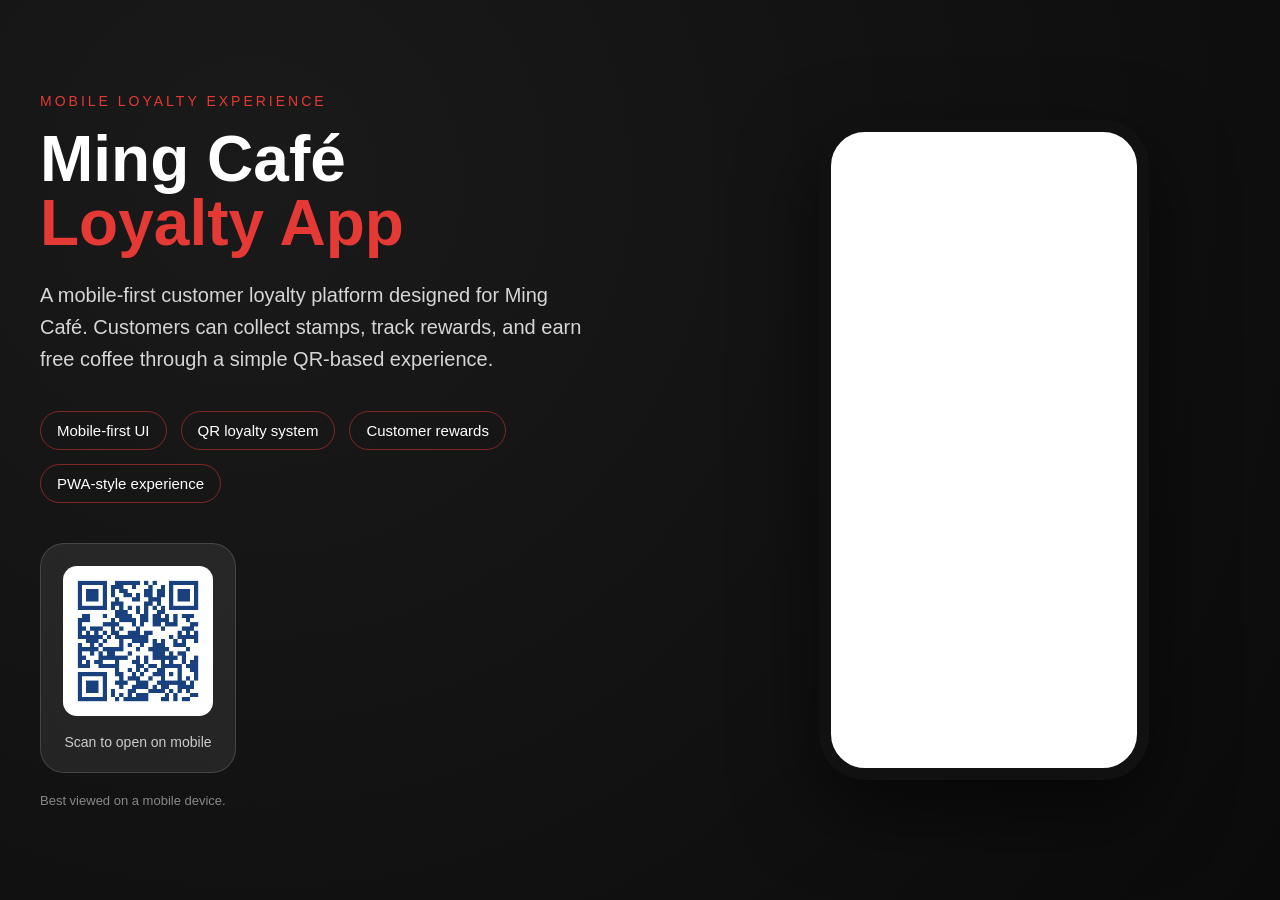
<file: mingcafe.html>
<!DOCTYPE html>
<html lang="en">
<head>
    <meta charset="UTF-8" />
    <meta name="viewport" content="width=device-width, initial-scale=1.0, viewport-fit=cover" />
    <title>Ming Café Loyalty App | Qingyi Wang</title>
    <meta name="description" content="A mobile-first loyalty experience designed for Ming Café by Qingyi Wang, with QR-based stamps, customer rewards and a simple mobile interface." />
    <link rel="canonical" href="https://qingyiwang.com/mingcafe.html" />
    <meta name="robots" content="index, follow, max-image-preview:large" />
    <meta name="author" content="Qingyi Wang" />
    <meta name="theme-color" content="#000000" />
    <link rel="icon" href="favicon.ico" sizes="any" />
    <link rel="icon" type="image/png" href="favicon-96.png" sizes="96x96" />
    <link rel="apple-touch-icon" href="apple-touch-icon.png" sizes="180x180" />
    <link rel="manifest" href="site.webmanifest" />
    <meta property="og:site_name" content="Qingyi Wang" />
    <meta property="og:locale" content="en_NZ" />
    <meta property="og:type" content="website" />
    <meta property="og:title" content="Ming Café Loyalty App | Qingyi Wang" />
    <meta property="og:description" content="A mobile-first loyalty experience designed for Ming Café by Qingyi Wang, with QR-based stamps, customer rewards and a simple mobile interface." />
    <meta property="og:url" content="https://qingyiwang.com/mingcafe.html" />
    <meta property="og:image" content="https://qingyiwang.com/social-card.jpg" />
    <meta property="og:image:width" content="1200" />
    <meta property="og:image:height" content="675" />
    <meta property="og:image:alt" content="Qingyi Wang in white script on a black background" />
    <meta name="twitter:card" content="summary_large_image" />
    <meta name="twitter:title" content="Ming Café Loyalty App | Qingyi Wang" />
    <meta name="twitter:description" content="A mobile-first loyalty experience designed for Ming Café by Qingyi Wang, with QR-based stamps, customer rewards and a simple mobile interface." />
    <meta name="twitter:image" content="https://qingyiwang.com/social-card.jpg" />
    <meta name="twitter:image:alt" content="Qingyi Wang in white script on a black background" />


<style>
    * {
      margin: 0;
      padding: 0;
      box-sizing: border-box;
      font-family: Arial, sans-serif;
    }

    body {
      min-height: 100vh;
      background: radial-gradient(circle at 20% 20%, #1a1a1a, #0b0b0b);
      color: #ffffff;
      display: flex;
      justify-content: center;
      align-items: center;
      padding: 40px;
    }

    .page {
      width: 100%;
      max-width: 1200px;
      display: grid;
      grid-template-columns: 1.1fr 0.9fr;
      gap: 60px;
      align-items: center;
    }

    .label {
      color: #E53935;
      font-size: 14px;
      letter-spacing: 3px;
      text-transform: uppercase;
      margin-bottom: 18px;
    }

    h1 {
      font-size: 64px;
      line-height: 1;
      margin-bottom: 24px;
    }

    .highlight {
      color: #E53935;
    }

    .desc {
      color: #d6d6d6;
      font-size: 20px;
      line-height: 1.6;
      max-width: 560px;
      margin-bottom: 36px;
    }

    .features {
      display: flex;
      gap: 14px;
      flex-wrap: wrap;
      margin-bottom: 40px;

    }

    .feature {
      border: 1px solid rgba(229,57,53,0.5);
      border-radius: 999px;
      padding: 10px 16px;
      color: #ffffff;
      font-size: 15px;
    }

    .feature:hover {
    background: #E53935;
    }

    .qr-card {
      width: fit-content;
      background: rgba(255,255,255,0.08);
      border: 1px solid rgba(255,255,255,0.15);
      border-radius: 24px;
      padding: 22px;
      backdrop-filter: blur(12px);
    }

    .qr-card img {
      width: 150px;
      height: 150px;
      background: #ffffff;
      border-radius: 14px;
      padding: 10px;
    }

    .qr-card p {
      margin-top: 14px;
      color: #cccccc;
      font-size: 14px;
      text-align: center;
    }

    .phone-wrap {
      display: flex;
      justify-content: center;
      align-items: center;
    }

    .phone {
      width: 330px;
      height: 660px;
      border: 12px solid #111;
      border-radius: 46px;
      background: #ffffff;
      box-shadow: 0 30px 80px rgba(0,0,0,0.55);
      overflow: hidden;
      position: relative;
    }

    .phone-overlay {
    position: absolute;
    inset: 0;
    z-index: 10;
    cursor: not-allowed;
    }

    .phone iframe {
      width: 100%;
      height: 100%;
      border: none;
    }

    .note {
      margin-top: 20px;
      color: #888;
      font-size: 13px;
    }

    @media (max-width: 900px) {
      body {
        padding: 24px;
      }

      .page {
        grid-template-columns: 1fr;
        gap: 40px;
      }

      h1 {
        font-size: 44px;
      }

      .desc {
        font-size: 17px;
      }

      .phone {
        width: 300px;
        height: 600px;
      }
    }
  </style>
  <link rel="stylesheet" href="detail.css">
</head>

<body class="ming-page">
  <main class="page">
    <section>
      <div class="label">Mobile Loyalty Experience</div>

      <h1>
        Ming Café <br>
        <span class="highlight">Loyalty App</span>
      </h1>

      <p class="desc">
        A mobile-first customer loyalty platform designed for Ming Café.
        Customers can collect stamps, track rewards, and earn free coffee through a simple QR-based experience.
      </p>

      <div class="features">
        <span class="feature">Mobile-first UI</span>
        <span class="feature">QR loyalty system</span>
        <span class="feature">Customer rewards</span>
        <span class="feature">PWA-style experience</span>
      </div>

      <div class="qr-card">
        <img src="imgs/mingcafe.png" alt="Ming Café loyalty app QR code">
        <p>Scan to open on mobile</p>
      </div>

      <p class="note">
        Best viewed on a mobile device.
      </p>
    </section>

    <section class="phone-wrap">
      <div class="phone">
        <iframe src="https://mingcafe.co.nz/customer/" title="Ming Café loyalty app preview" loading="lazy"></iframe>
        <div class="phone-overlay"></div>
    </div>
    </section>
  </main>
</body>
</html>
</file>
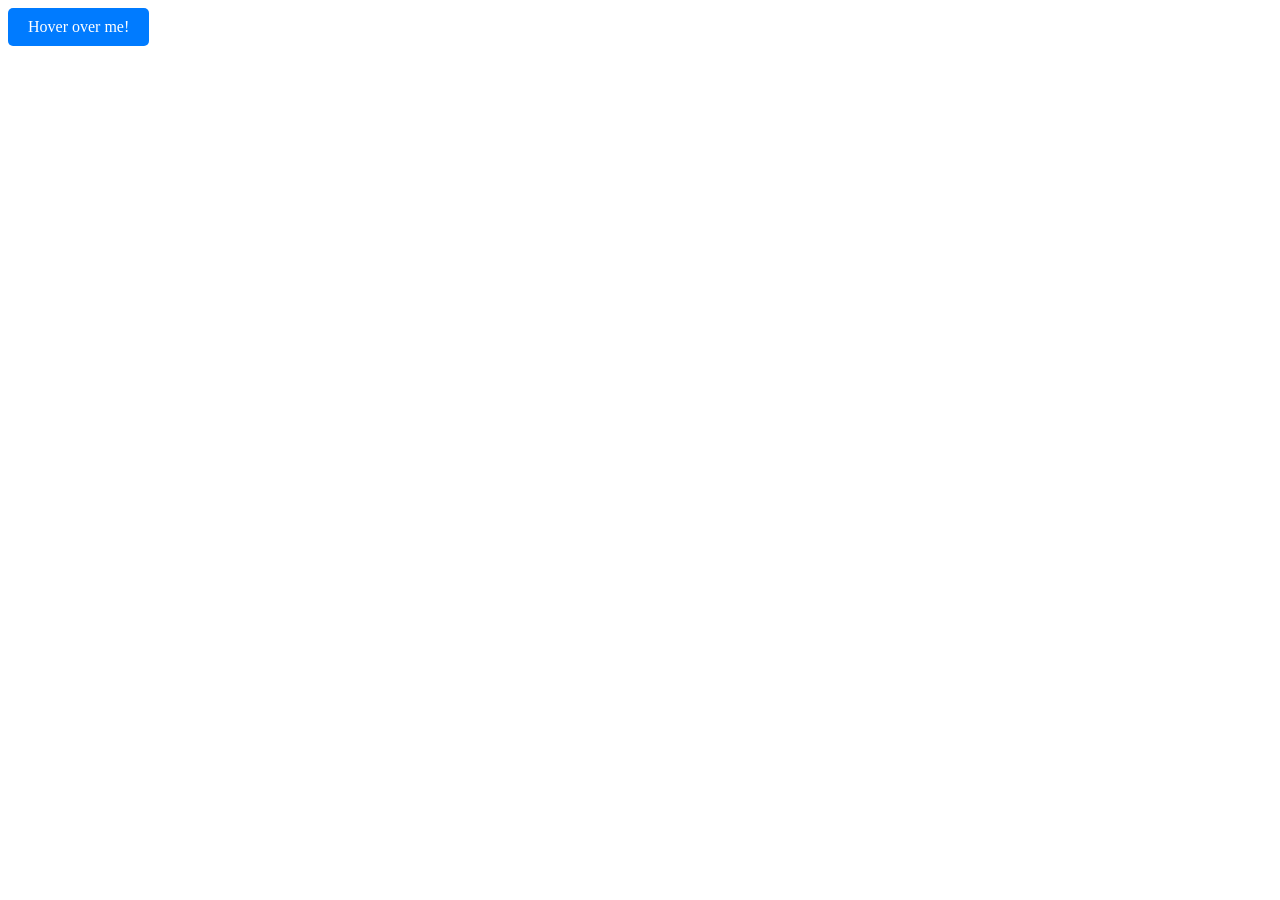
<file: 测试.html>
<!DOCTYPE html>
<html lang="en">
<head>
    <meta name="robots" content="noindex, follow" />
    <meta charset="UTF-8">
    <meta name="viewport" content="width=device-width, initial-scale=1.0">
    <title>Hover Example</title>
    <style>
        .read-more-link {
            display: inline-block;
            padding: 10px 20px;
            background-color: #007bff;
            color: white;
            text-decoration: none;
            border-radius: 5px;
            position: relative;
            transition: background-color 0.3s;
        }

        .read-more-link:hover {
            background-color: #0056b3;
        }

        .read-more-cursor {
            align-items: center;
            justify-content: center;
            display: none;
            position: absolute;
            pointer-events: none;
            background: rgba(255, 255, 255, 0);
            font-size: 40px;
            color: #000000;
        }

        .read-more-link:hover .read-more-cursor {
            display: block;
        }
    </style>
</head>
<body>
    <a href="#" class="read-more-link">Hover over me!
        <div class="read-more-cursor">Read More</div>
    </a>

    <script>
        document.addEventListener('DOMContentLoaded', (event) => {
            const link = document.querySelector('.read-more-link');
            const cursor = link.querySelector('.read-more-cursor');

            link.addEventListener('mousemove', (e) => {
                const rect = link.getBoundingClientRect();
                const offsetX = e.clientX - rect.left;
                const offsetY = e.clientY - rect.top;

                cursor.style.left = `${offsetX + 30}px`; // 10px offset to the right
                cursor.style.top = `${offsetY + 30}px`;  // 10px offset below
            });
        });
    </script>
</body>
</html>
</file>
<file: home.css>
/* The original desktop design lives unchanged in index.html.
   These additions only handle mobile sizing, loading safety and input access. */
.intro picture { display: block; }
.loading_out { pointer-events: none; }
[role="link"]:focus-visible { outline: 3px solid #17f700; outline-offset: 4px; }
@media (max-width: 900px) {
  html { font-size: 16px; }
  body { min-width: 280px; overflow-x: hidden; }
  .intro { height: 100dvh; min-height: 0; }
  .intro .title, .intro picture { width: 100%; height: 100%; }
  .intro picture img { width: 100%; height: 100%; object-fit: contain; }
  .container { width: calc(100% - 2rem); margin: .75rem auto; flex-wrap: wrap; row-gap: .4rem; }
  .brand { font-size: clamp(1.1rem, 4.8vw, 1.7rem); }
  .nav-links { width: 100%; gap: 0; justify-content: space-between; }
  .nav-link { display: flex; align-items: center; min-height: 44px; padding: .25rem; font-size: 1rem; }
  .rainbow { height: 15rem; }
  .rainbow_text { width: calc(100% - 2rem); font-size: clamp(1.6rem, 6.5vw, 2.6rem); text-align: center; }
  .my_self { width: calc(100% - 2rem); height: auto; aspect-ratio: 16 / 9; margin-bottom: 4rem; border-radius: 1rem; }
  .my_self-1 { height: 100%; border-radius: 1rem; object-fit: contain; }
  .subject { font-size: clamp(1.8rem, 7.8vw, 3.5rem); max-width: calc(100% - 1rem); }
  .subject1 { margin-left: .4em; font-size: inherit; }
  .subject-skill { font-size: inherit; }
  .emptybox { width: calc(100% - 2rem); height: auto; aspect-ratio: 16 / 9; border-radius: 1rem; margin-bottom: 4rem; }
  .emptybox-1 { height: 100%; object-fit: contain; border-radius: 1rem; }
  .emptybox p, .scrollbox_container_card p { font-size: clamp(1.5rem, 8vw, 3rem); }
  .scrollbox { padding: 2rem 0 4rem; }
  .scrollbox_container_card { width: 84vw; height: auto; aspect-ratio: 52 / 32; margin-inline: 1rem; border-radius: 1rem; }
  .scrollbox_container_card img, .scrollbox_container_card video { width: 100%; height: 100%; object-fit: cover; }
  .skill { width: calc(100% - 2rem); height: auto; min-height: 0; align-items: flex-start; margin-bottom: 4rem; border-radius: 1rem; padding: 1.2rem .6rem 1.8rem; }
  .skill main { width: calc(50% - 1rem); height: auto; margin: .5rem; }
  .skill li { font-size: clamp(.85rem, 3.2vw, 1.2rem); line-height: 1.6; margin-bottom: 3rem; overflow-wrap: anywhere; }
  .skill li::before, .skill li::after { height: 1.25rem; bottom: -1.5rem; }
  .skill li:last-child { margin-bottom: 1.5rem; }
  .footing { height: auto; }
  .footing div { width: 100%; }
  .footing img { width: 100%; height: auto; }
  .loading { min-height: 100dvh; }
}
@media (max-width: 900px) and (orientation: landscape) {
  .container { flex-wrap: nowrap; }
  .nav-links { width: auto; gap: .75rem; }
  .brand { font-size: 1.1rem; }
  .rainbow { height: 11rem; }
}
@media (min-width: 901px) and (max-width: 1100px) {
  .rainbow_text { width: calc(100% - 2rem); font-size: min(3.8rem, 4vw); text-align: center; }
  .subject { max-width: calc(100% - 2rem); font-size: min(8rem, 7.5vw); }
  .subject1, .subject-skill { font-size: inherit; }
  .skill li { font-size: min(2.1rem, 2.5vw); }
}
@media (hover: none) {
  .my_self-1:hover, .emptybox:hover, .scrollbox_container_card:hover { transform: none; }
}
@media (prefers-reduced-motion: reduce) {
  * { scroll-behavior: auto !important; animation: none !important; transition: none !important; }
  .intro, .drop { display: none; }
}
</file>
<file: detail.css>
/* Keep the original desktop artwork and layout; adapt only smaller screens. */
.loading_out { pointer-events: none; }

@media (max-width: 900px) {
  html { font-size: 16px; }
  body { box-sizing: border-box; }
  .loading { min-height: 100svh; }

  .cv-page { min-height: 100svh; flex-direction: column; padding: 16px; }
  .cv-page .cv { box-sizing: border-box; width: 100%; margin: 1rem 0; }
  .cv-page .cv img { display: block; width: 100%; height: auto; }
  .cv-page .tt { position: static; align-self: flex-end; }
  .cv-page .title, .cv-page .title span { font-size: clamp(3rem, 12vw, 6rem); }
  .cv-page .title { padding: .25rem 0; }

  .project-page .container { box-sizing: border-box; width: calc(100% - 32px); margin: .5rem auto; }
  .project-page .brand { margin-left: 0; font-size: 1.2rem; }
  .chubang-page .brand { width: 50px; height: auto; }
  .chubang-page .brand img { display: block; width: 100%; height: auto; }
  .project-page .nav-link { display: flex; align-items: center; min-height: 44px; margin-right: 0; font-size: 1rem; }
  .project-page .main_logo { width: calc(100% - 32px); height: auto; margin-top: 6rem; margin-bottom: 2rem; }
  .project-page .main_logo-1 { width: 100%; height: auto; object-fit: contain; }
  .project-page .text-1 { width: calc(100% - 32px); height: auto; margin: 1rem 0 2rem; }
  .project-page .text-1 h1 { font-size: clamp(2rem, 7vw, 3.5rem); line-height: 1.15; }
  .project-page .text-1 h2 { font-size: clamp(1rem, 3.5vw, 1.5rem); line-height: 1.4; margin-top: .75rem; }
  .project-page .text-2 { box-sizing: border-box; width: calc(100% - 32px); height: auto; margin: 0 0 2rem; }
  .project-page .text-2 h1 { font-size: 1.25rem; margin-top: 1.25rem; }
  .project-page .text-2 h2 { font-size: 1.125rem; margin-top: .75rem; }
  .project-page .text-2 p { font-size: 1rem; line-height: 1.6; }
  .project-page .text-3 { width: calc(100% - 32px); height: auto; flex-direction: column; margin-bottom: 3rem; }
  .project-page .main_infro { width: 100%; height: auto; margin-top: 1rem; }
  .project-page .main_infro-1 { width: 100%; height: auto; }

  .ming-page .page { min-width: 0; }
  .ming-page .phone { max-width: 100%; height: auto; aspect-ratio: 1 / 2; }
  .ming-page .phone iframe { position: absolute; inset: 0; }
}

@media (max-width: 380px) {
  .ming-page { padding: 18px; }
  .ming-page h1 { font-size: 38px; }
  .ming-page .phone { width: 280px; }
}

@media (hover: none) {
  .project-page div:hover { transform: none; }
  .cv-page .title:hover { transform: none; }
}

@media (prefers-reduced-motion: reduce) {
  .loading svg circle { animation: none; }
  .project-page div, .cv-page .cv, .cv-page .title { transition: none; }
}
</file>
